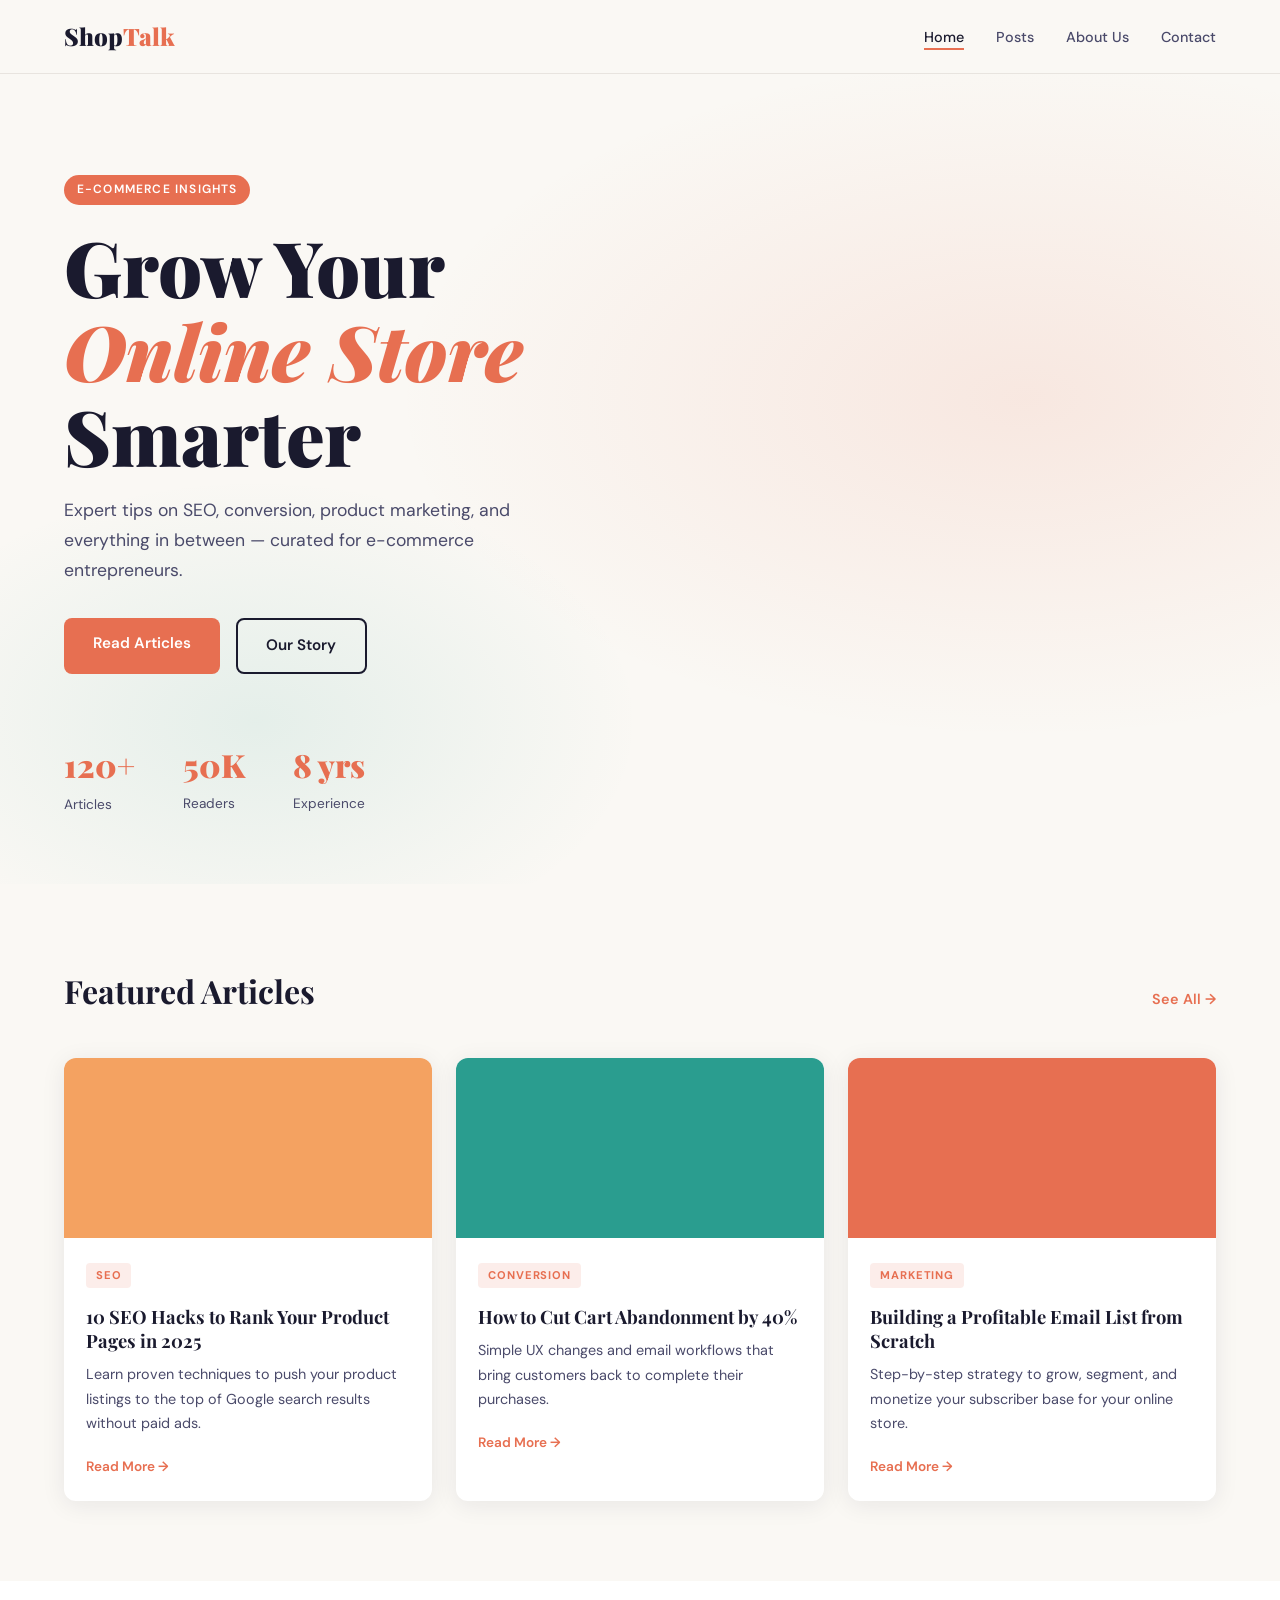
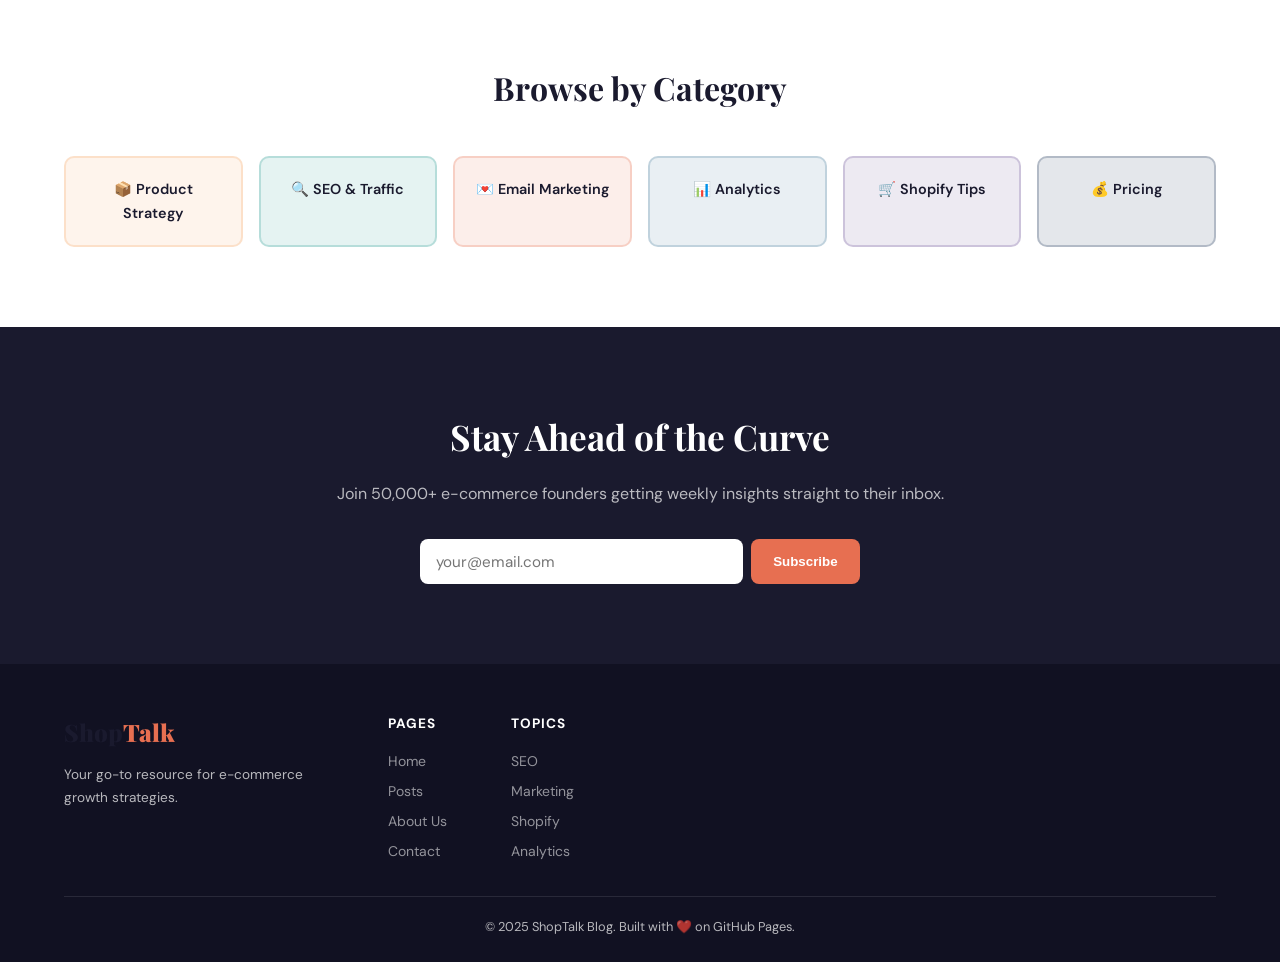
<file: index.html>
<!DOCTYPE html>
<html lang="en">
<head>
  <meta charset="UTF-8" />
  <meta name="viewport" content="width=device-width, initial-scale=1.0"/>
  <title>ShopTalk — E-Commerce Blog</title>
  <link rel="stylesheet" href="style.css"/>
  <link href="https://fonts.googleapis.com/css2?family=Playfair+Display:wght@700;900&family=DM+Sans:wght@300;400;500&display=swap" rel="stylesheet"/>
</head>
<body>

  <!-- NAV -->
  <nav class="navbar">
    <a href="index.html" class="logo">Shop<span>Talk</span></a>
    <ul class="nav-links">
      <li><a href="index.html" class="active">Home</a></li>
      <li><a href="posts.html">Posts</a></li>
      <li><a href="about.html">About Us</a></li>
      <li><a href="contact.html">Contact</a></li>
    </ul>
    <button class="hamburger" onclick="toggleMenu()">&#9776;</button>
  </nav>

  <!-- MOBILE MENU -->
  <div class="mobile-menu" id="mobileMenu">
    <a href="index.html">Home</a>
    <a href="posts.html">Posts</a>
    <a href="about.html">About Us</a>
    <a href="contact.html">Contact</a>
  </div>

  <!-- HERO -->
  <section class="hero">
    <div class="hero-bg"></div>
    <div class="hero-content">
      <span class="hero-tag">E-Commerce Insights</span>
      <h1>Grow Your<br/><em>Online Store</em><br/>Smarter</h1>
      <p>Expert tips on SEO, conversion, product marketing, and everything in between — curated for e-commerce entrepreneurs.</p>
      <div class="hero-btns">
        <a href="posts.html" class="btn-primary">Read Articles</a>
        <a href="about.html" class="btn-outline">Our Story</a>
      </div>
    </div>
    <div class="hero-stats">
      <div class="stat"><span>120+</span><p>Articles</p></div>
      <div class="stat"><span>50K</span><p>Readers</p></div>
      <div class="stat"><span>8 yrs</span><p>Experience</p></div>
    </div>
  </section>

  <!-- FEATURED POSTS -->
  <section class="section">
    <div class="section-header">
      <h2>Featured Articles</h2>
      <a href="posts.html" class="see-all">See All →</a>
    </div>
    <div class="cards-grid">
      <article class="card featured-card">
        <div class="card-img" style="background:#f4a261"></div>
        <div class="card-body">
          <span class="tag">SEO</span>
          <h3>10 SEO Hacks to Rank Your Product Pages in 2025</h3>
          <p>Learn proven techniques to push your product listings to the top of Google search results without paid ads.</p>
          <a href="posts.html" class="read-more">Read More →</a>
        </div>
      </article>
      <article class="card">
        <div class="card-img" style="background:#2a9d8f"></div>
        <div class="card-body">
          <span class="tag">Conversion</span>
          <h3>How to Cut Cart Abandonment by 40%</h3>
          <p>Simple UX changes and email workflows that bring customers back to complete their purchases.</p>
          <a href="posts.html" class="read-more">Read More →</a>
        </div>
      </article>
      <article class="card">
        <div class="card-img" style="background:#e76f51"></div>
        <div class="card-body">
          <span class="tag">Marketing</span>
          <h3>Building a Profitable Email List from Scratch</h3>
          <p>Step-by-step strategy to grow, segment, and monetize your subscriber base for your online store.</p>
          <a href="posts.html" class="read-more">Read More →</a>
        </div>
      </article>
    </div>
  </section>

  <!-- CATEGORIES -->
  <section class="section categories-section">
    <h2 class="center-title">Browse by Category</h2>
    <div class="categories-grid">
      <a href="posts.html" class="category-card" style="--c:#f4a261">📦 Product Strategy</a>
      <a href="posts.html" class="category-card" style="--c:#2a9d8f">🔍 SEO & Traffic</a>
      <a href="posts.html" class="category-card" style="--c:#e76f51">💌 Email Marketing</a>
      <a href="posts.html" class="category-card" style="--c:#457b9d">📊 Analytics</a>
      <a href="posts.html" class="category-card" style="--c:#6a4c93">🛒 Shopify Tips</a>
      <a href="posts.html" class="category-card" style="--c:#1d3557">💰 Pricing</a>
    </div>
  </section>

  <!-- NEWSLETTER -->
  <section class="newsletter">
    <h2>Stay Ahead of the Curve</h2>
    <p>Join 50,000+ e-commerce founders getting weekly insights straight to their inbox.</p>
    <div class="newsletter-form">
      <input type="email" placeholder="your@email.com" />
      <button>Subscribe</button>
    </div>
  </section>

  <!-- FOOTER -->
  <footer class="footer">
    <div class="footer-inner">
      <div class="footer-brand">
        <a href="index.html" class="logo">Shop<span>Talk</span></a>
        <p>Your go-to resource for e-commerce growth strategies.</p>
      </div>
      <div class="footer-links">
        <h4>Pages</h4>
        <a href="index.html">Home</a>
        <a href="posts.html">Posts</a>
        <a href="about.html">About Us</a>
        <a href="contact.html">Contact</a>
      </div>
      <div class="footer-links">
        <h4>Topics</h4>
        <a href="posts.html">SEO</a>
        <a href="posts.html">Marketing</a>
        <a href="posts.html">Shopify</a>
        <a href="posts.html">Analytics</a>
      </div>
    </div>
    <p class="copyright">© 2025 ShopTalk Blog. Built with ❤️ on GitHub Pages.</p>
  </footer>

  <script src="script.js"></script>
</body>
</html>
</file>
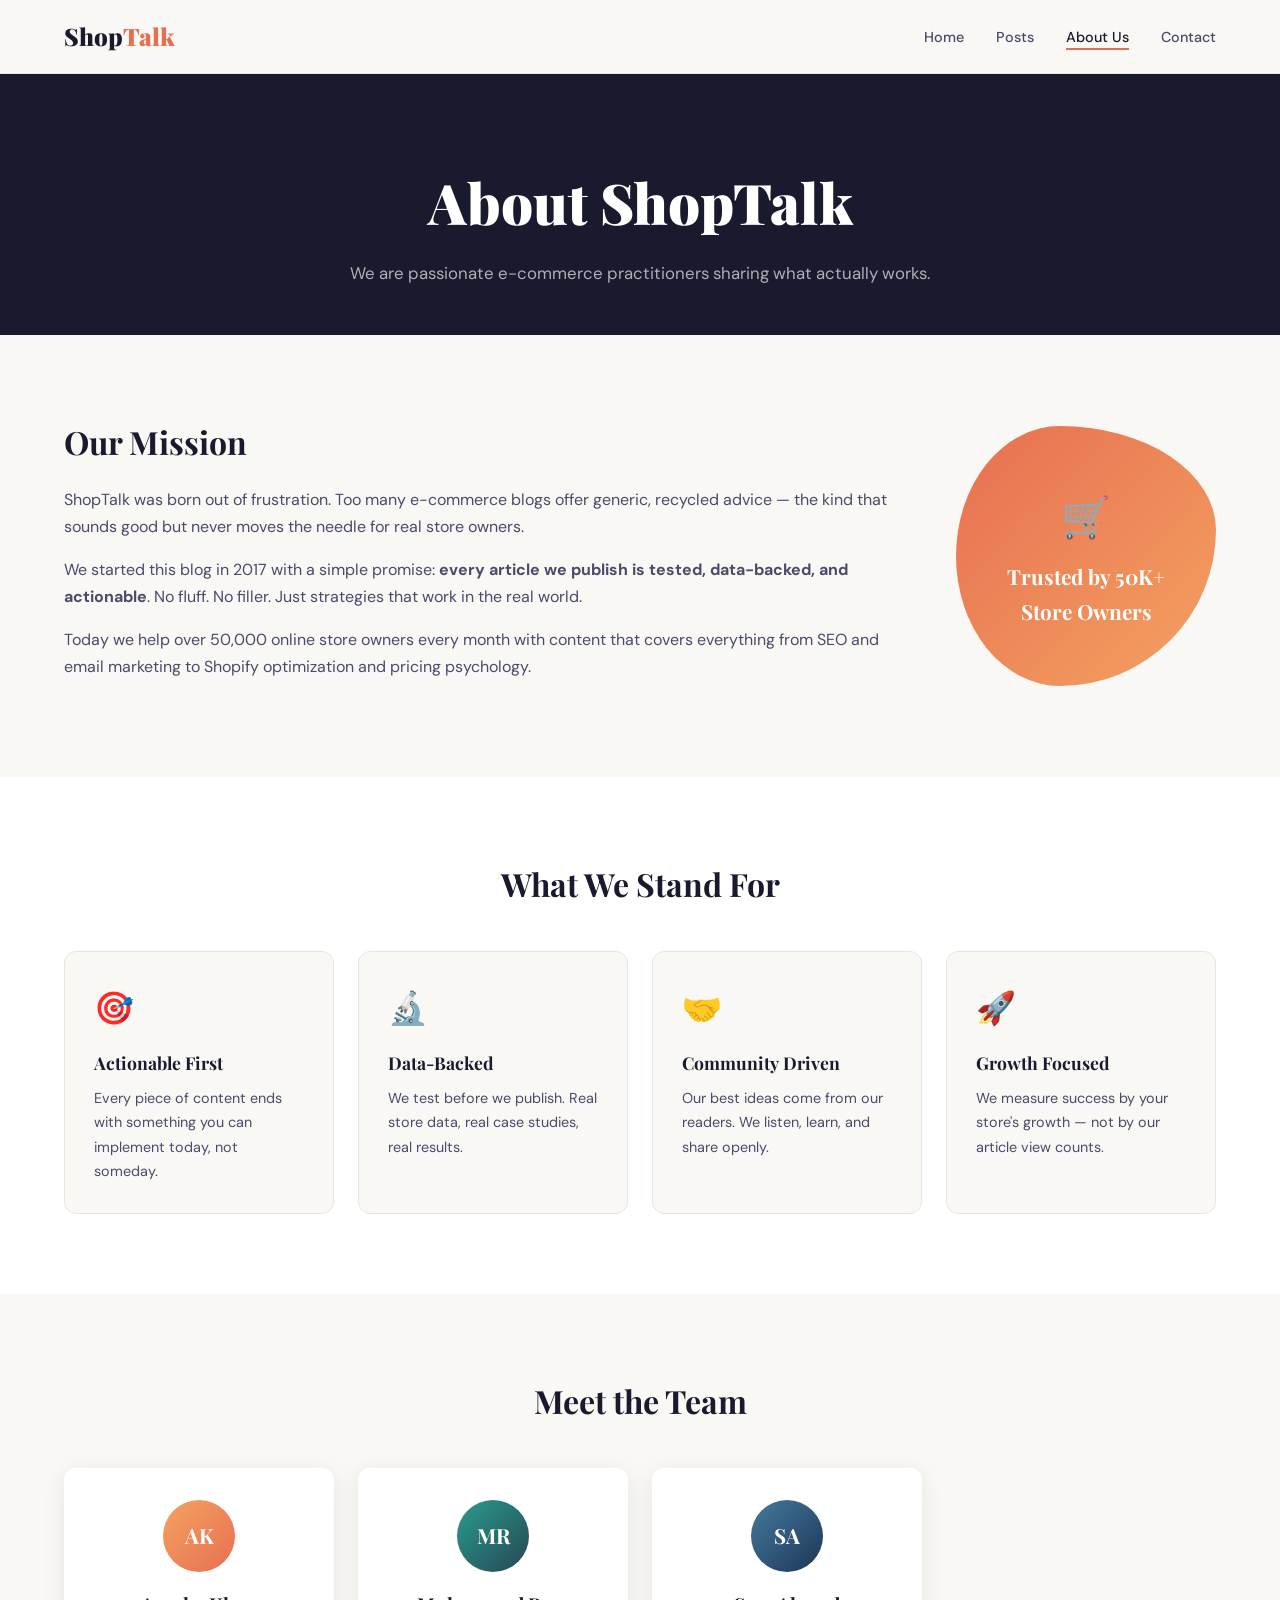
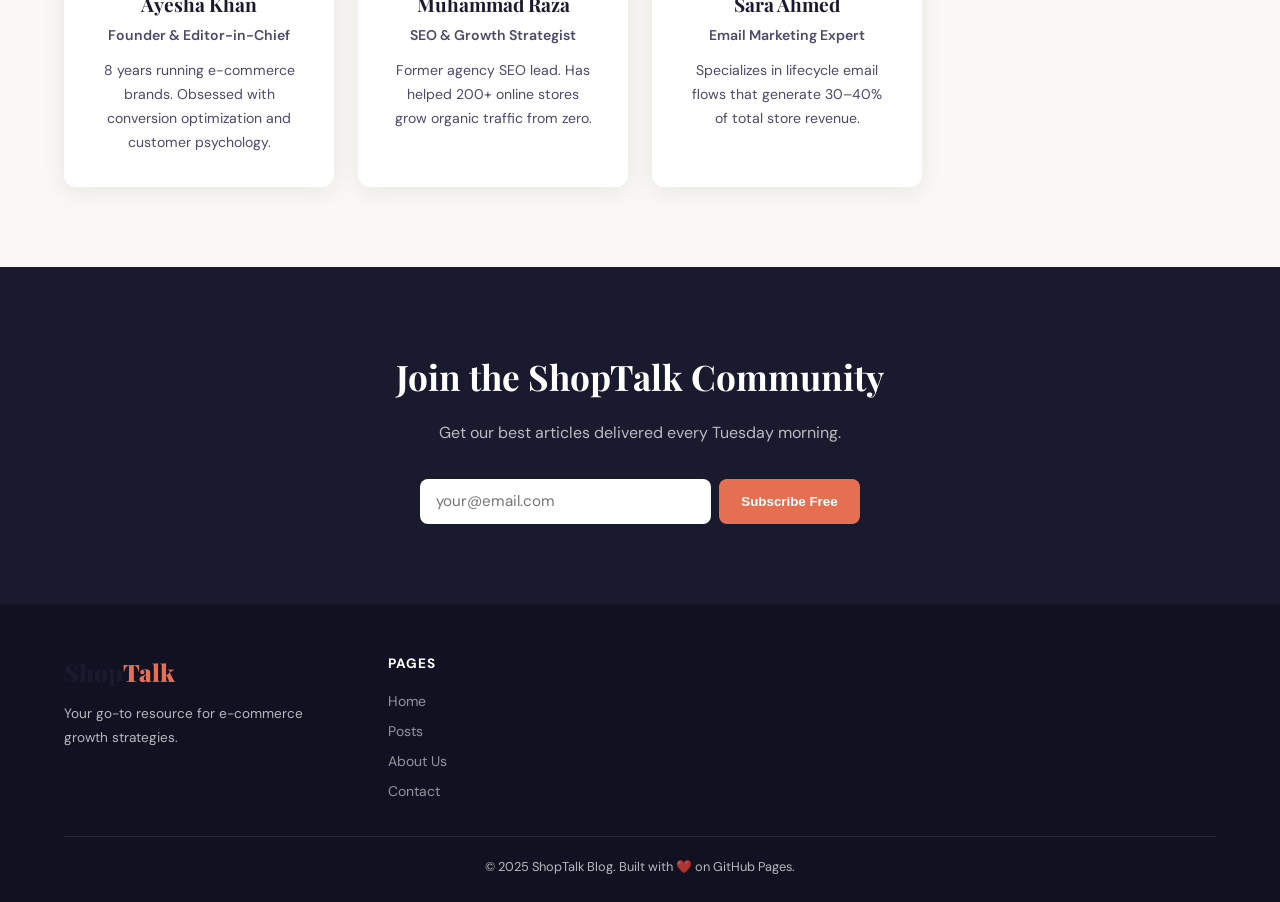
<file: about.html>
<!DOCTYPE html>
<html lang="en">
<head>
  <meta charset="UTF-8" />
  <meta name="viewport" content="width=device-width, initial-scale=1.0"/>
  <title>About Us — ShopTalk Blog</title>
  <link rel="stylesheet" href="style.css"/>
  <link href="https://fonts.googleapis.com/css2?family=Playfair+Display:wght@700;900&family=DM+Sans:wght@300;400;500&display=swap" rel="stylesheet"/>
</head>
<body>

  <nav class="navbar">
    <a href="index.html" class="logo">Shop<span>Talk</span></a>
    <ul class="nav-links">
      <li><a href="index.html">Home</a></li>
      <li><a href="posts.html">Posts</a></li>
      <li><a href="about.html" class="active">About Us</a></li>
      <li><a href="contact.html">Contact</a></li>
    </ul>
    <button class="hamburger" onclick="toggleMenu()">&#9776;</button>
  </nav>
  <div class="mobile-menu" id="mobileMenu">
    <a href="index.html">Home</a>
    <a href="posts.html">Posts</a>
    <a href="about.html">About Us</a>
    <a href="contact.html">Contact</a>
  </div>

  <!-- PAGE HEADER -->
  <div class="page-header">
    <h1>About ShopTalk</h1>
    <p>We are passionate e-commerce practitioners sharing what actually works.</p>
  </div>

  <!-- MISSION -->
  <section class="section about-mission">
    <div class="about-text">
      <h2>Our Mission</h2>
      <p>ShopTalk was born out of frustration. Too many e-commerce blogs offer generic, recycled advice — the kind that sounds good but never moves the needle for real store owners.</p>
      <p>We started this blog in 2017 with a simple promise: <strong>every article we publish is tested, data-backed, and actionable</strong>. No fluff. No filler. Just strategies that work in the real world.</p>
      <p>Today we help over 50,000 online store owners every month with content that covers everything from SEO and email marketing to Shopify optimization and pricing psychology.</p>
    </div>
    <div class="about-visual">
      <div class="about-blob">
        <span>🛒</span>
        <h3>Trusted by 50K+<br/>Store Owners</h3>
      </div>
    </div>
  </section>

  <!-- VALUES -->
  <section class="section values-section">
    <h2 class="center-title">What We Stand For</h2>
    <div class="values-grid">
      <div class="value-card">
        <span class="value-icon">🎯</span>
        <h3>Actionable First</h3>
        <p>Every piece of content ends with something you can implement today, not someday.</p>
      </div>
      <div class="value-card">
        <span class="value-icon">🔬</span>
        <h3>Data-Backed</h3>
        <p>We test before we publish. Real store data, real case studies, real results.</p>
      </div>
      <div class="value-card">
        <span class="value-icon">🤝</span>
        <h3>Community Driven</h3>
        <p>Our best ideas come from our readers. We listen, learn, and share openly.</p>
      </div>
      <div class="value-card">
        <span class="value-icon">🚀</span>
        <h3>Growth Focused</h3>
        <p>We measure success by your store's growth — not by our article view counts.</p>
      </div>
    </div>
  </section>

  <!-- TEAM -->
  <section class="section team-section">
    <h2 class="center-title">Meet the Team</h2>
    <div class="team-grid">
      <div class="team-card">
        <div class="avatar" style="background: linear-gradient(135deg,#f4a261,#e76f51)">AK</div>
        <h3>Ayesha Khan</h3>
        <p class="role">Founder & Editor-in-Chief</p>
        <p>8 years running e-commerce brands. Obsessed with conversion optimization and customer psychology.</p>
      </div>
      <div class="team-card">
        <div class="avatar" style="background: linear-gradient(135deg,#2a9d8f,#264653)">MR</div>
        <h3>Muhammad Raza</h3>
        <p class="role">SEO & Growth Strategist</p>
        <p>Former agency SEO lead. Has helped 200+ online stores grow organic traffic from zero.</p>
      </div>
      <div class="team-card">
        <div class="avatar" style="background: linear-gradient(135deg,#457b9d,#1d3557)">SA</div>
        <h3>Sara Ahmed</h3>
        <p class="role">Email Marketing Expert</p>
        <p>Specializes in lifecycle email flows that generate 30–40% of total store revenue.</p>
      </div>
    </div>
  </section>

  <!-- CTA -->
  <section class="newsletter">
    <h2>Join the ShopTalk Community</h2>
    <p>Get our best articles delivered every Tuesday morning.</p>
    <div class="newsletter-form">
      <input type="email" placeholder="your@email.com" />
      <button>Subscribe Free</button>
    </div>
  </section>

  <footer class="footer">
    <div class="footer-inner">
      <div class="footer-brand">
        <a href="index.html" class="logo">Shop<span>Talk</span></a>
        <p>Your go-to resource for e-commerce growth strategies.</p>
      </div>
      <div class="footer-links">
        <h4>Pages</h4>
        <a href="index.html">Home</a>
        <a href="posts.html">Posts</a>
        <a href="about.html">About Us</a>
        <a href="contact.html">Contact</a>
      </div>
    </div>
    <p class="copyright">© 2025 ShopTalk Blog. Built with ❤️ on GitHub Pages.</p>
  </footer>

  <script src="script.js"></script>
</body>
</html>
</file>
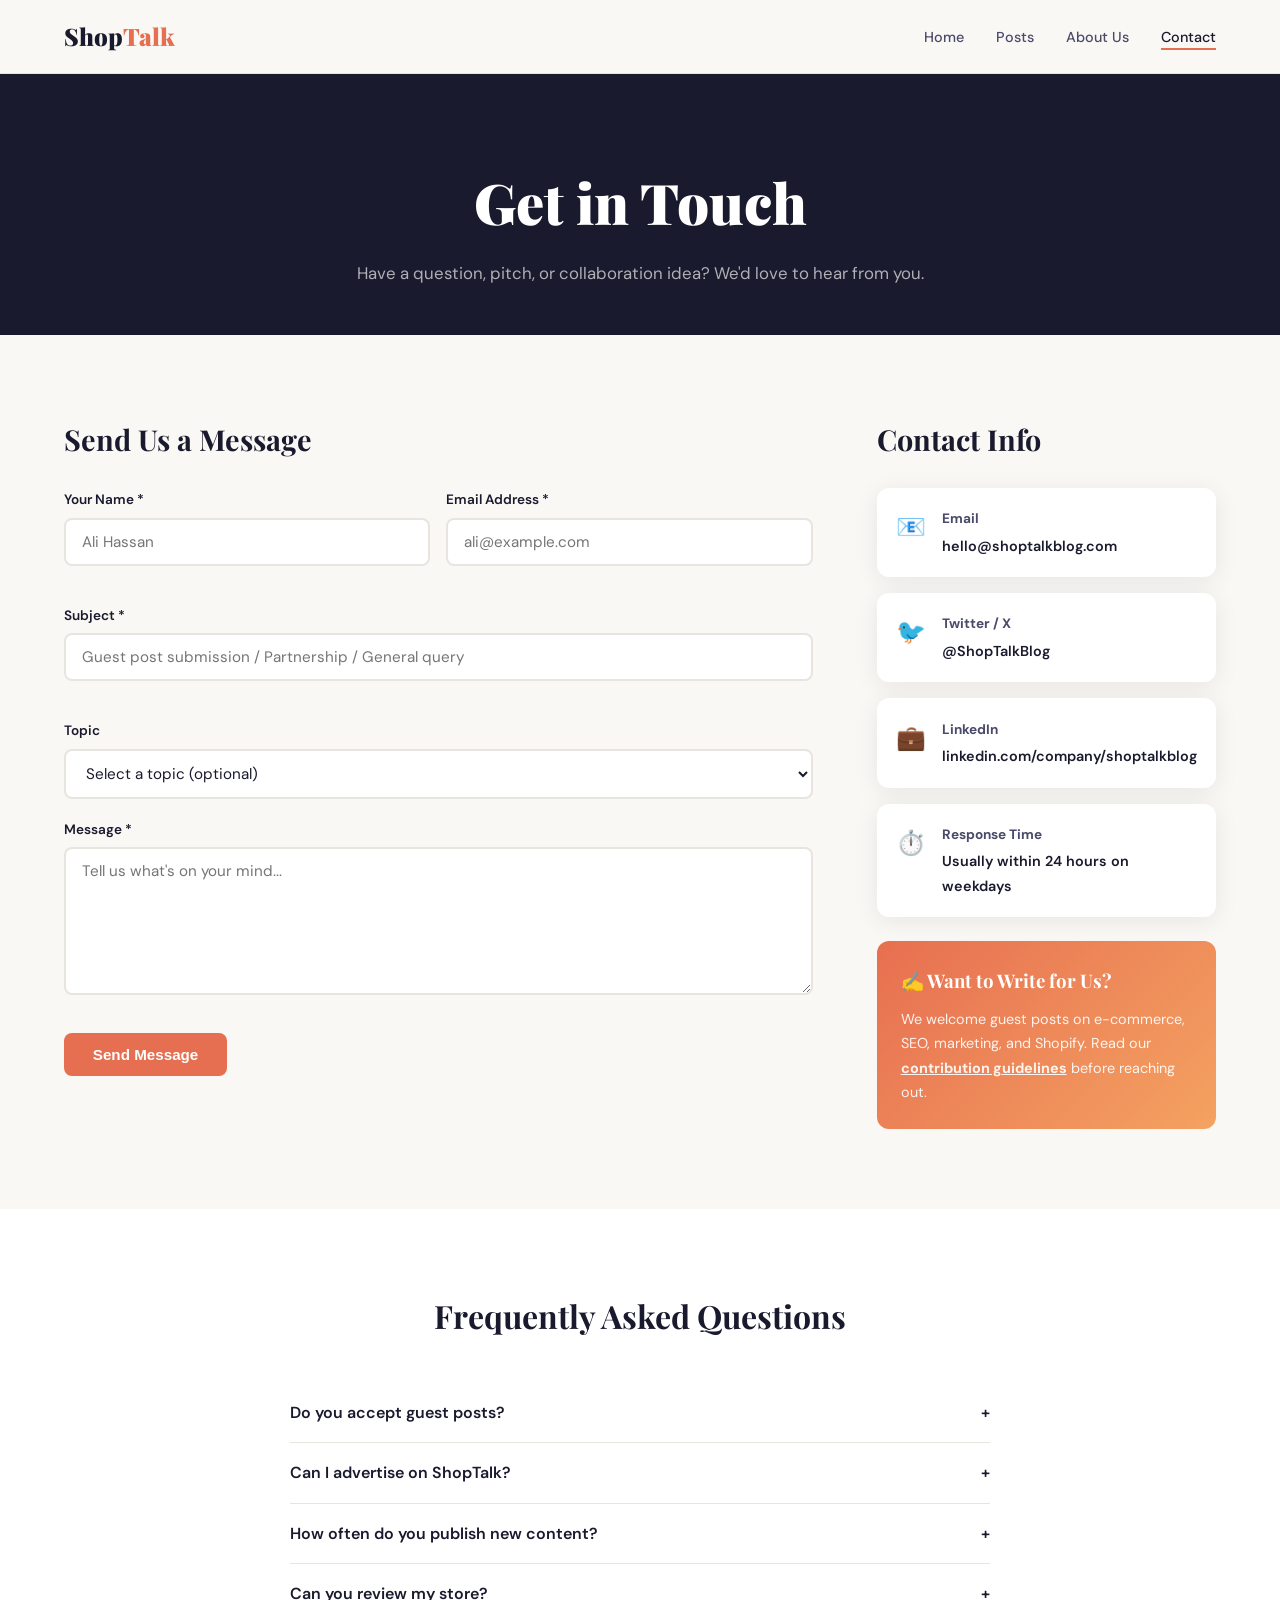
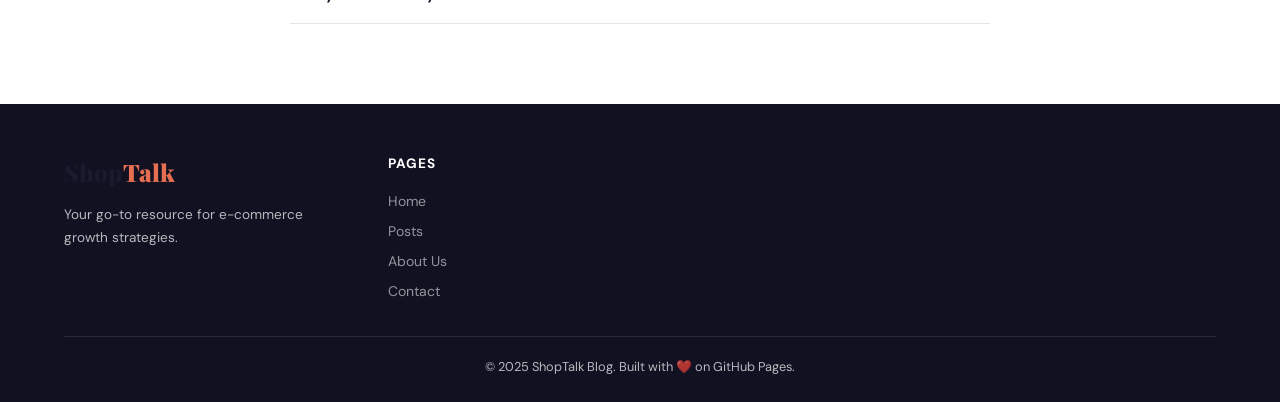
<file: contact.html>
<!DOCTYPE html>
<html lang="en">
<head>
  <meta charset="UTF-8" />
  <meta name="viewport" content="width=device-width, initial-scale=1.0"/>
  <title>Contact Us — ShopTalk Blog</title>
  <link rel="stylesheet" href="style.css"/>
  <link href="https://fonts.googleapis.com/css2?family=Playfair+Display:wght@700;900&family=DM+Sans:wght@300;400;500&display=swap" rel="stylesheet"/>
</head>
<body>

  <nav class="navbar">
    <a href="index.html" class="logo">Shop<span>Talk</span></a>
    <ul class="nav-links">
      <li><a href="index.html">Home</a></li>
      <li><a href="posts.html">Posts</a></li>
      <li><a href="about.html">About Us</a></li>
      <li><a href="contact.html" class="active">Contact</a></li>
    </ul>
    <button class="hamburger" onclick="toggleMenu()">&#9776;</button>
  </nav>
  <div class="mobile-menu" id="mobileMenu">
    <a href="index.html">Home</a>
    <a href="posts.html">Posts</a>
    <a href="about.html">About Us</a>
    <a href="contact.html">Contact</a>
  </div>

  <!-- PAGE HEADER -->
  <div class="page-header">
    <h1>Get in Touch</h1>
    <p>Have a question, pitch, or collaboration idea? We'd love to hear from you.</p>
  </div>

  <!-- CONTACT LAYOUT -->
  <section class="section contact-section">

    <!-- CONTACT FORM -->
    <div class="contact-form-wrap">
      <h2>Send Us a Message</h2>
      <div id="formSuccess" class="form-success" style="display:none">
        ✅ Message sent! We'll get back to you within 24 hours.
      </div>
      <div class="contact-form" id="contactForm">
        <div class="form-row">
          <div class="form-group">
            <label>Your Name *</label>
            <input type="text" id="name" placeholder="Ali Hassan" />
            <span class="err" id="nameErr"></span>
          </div>
          <div class="form-group">
            <label>Email Address *</label>
            <input type="email" id="email" placeholder="ali@example.com" />
            <span class="err" id="emailErr"></span>
          </div>
        </div>
        <div class="form-group">
          <label>Subject *</label>
          <input type="text" id="subject" placeholder="Guest post submission / Partnership / General query" />
          <span class="err" id="subjectErr"></span>
        </div>
        <div class="form-group">
          <label>Topic</label>
          <select id="topic">
            <option value="">Select a topic (optional)</option>
            <option>Guest Post Submission</option>
            <option>Advertising / Sponsorship</option>
            <option>Content Collaboration</option>
            <option>Article Correction</option>
            <option>General Question</option>
          </select>
        </div>
        <div class="form-group">
          <label>Message *</label>
          <textarea id="message" rows="6" placeholder="Tell us what's on your mind..."></textarea>
          <span class="err" id="messageErr"></span>
        </div>
        <button class="btn-primary" onclick="submitForm()">Send Message</button>
      </div>
    </div>

    <!-- CONTACT INFO -->
    <div class="contact-info">
      <h2>Contact Info</h2>
      <div class="info-card">
        <span class="info-icon">📧</span>
        <div>
          <h4>Email</h4>
          <p>hello@shoptalkblog.com</p>
        </div>
      </div>
      <div class="info-card">
        <span class="info-icon">🐦</span>
        <div>
          <h4>Twitter / X</h4>
          <p>@ShopTalkBlog</p>
        </div>
      </div>
      <div class="info-card">
        <span class="info-icon">💼</span>
        <div>
          <h4>LinkedIn</h4>
          <p>linkedin.com/company/shoptalkblog</p>
        </div>
      </div>
      <div class="info-card">
        <span class="info-icon">⏱️</span>
        <div>
          <h4>Response Time</h4>
          <p>Usually within 24 hours on weekdays</p>
        </div>
      </div>

      <div class="guest-post-box">
        <h3>✍️ Want to Write for Us?</h3>
        <p>We welcome guest posts on e-commerce, SEO, marketing, and Shopify. Read our <a href="#">contribution guidelines</a> before reaching out.</p>
      </div>
    </div>

  </section>

  <!-- FAQ -->
  <section class="section faq-section">
    <h2 class="center-title">Frequently Asked Questions</h2>
    <div class="faq-list">
      <div class="faq-item">
        <button class="faq-q" onclick="toggleFaq(this)">Do you accept guest posts? <span>+</span></button>
        <div class="faq-a">Yes! We accept well-researched, original content on e-commerce topics. Please reach out via the contact form with your topic idea first.</div>
      </div>
      <div class="faq-item">
        <button class="faq-q" onclick="toggleFaq(this)">Can I advertise on ShopTalk? <span>+</span></button>
        <div class="faq-a">We offer sponsored content and newsletter ad placements. Email us for our media kit and current rates.</div>
      </div>
      <div class="faq-item">
        <button class="faq-q" onclick="toggleFaq(this)">How often do you publish new content? <span>+</span></button>
        <div class="faq-a">We publish 2–3 new articles every week, plus a curated newsletter every Tuesday morning.</div>
      </div>
      <div class="faq-item">
        <button class="faq-q" onclick="toggleFaq(this)">Can you review my store? <span>+</span></button>
        <div class="faq-a">We occasionally feature store teardowns in our articles. Submit your store via the contact form under "Content Collaboration".</div>
      </div>
    </div>
  </section>

  <footer class="footer">
    <div class="footer-inner">
      <div class="footer-brand">
        <a href="index.html" class="logo">Shop<span>Talk</span></a>
        <p>Your go-to resource for e-commerce growth strategies.</p>
      </div>
      <div class="footer-links">
        <h4>Pages</h4>
        <a href="index.html">Home</a>
        <a href="posts.html">Posts</a>
        <a href="about.html">About Us</a>
        <a href="contact.html">Contact</a>
      </div>
    </div>
    <p class="copyright">© 2025 ShopTalk Blog. Built with ❤️ on GitHub Pages.</p>
  </footer>

  <script src="script.js"></script>
</body>
</html>
</file>
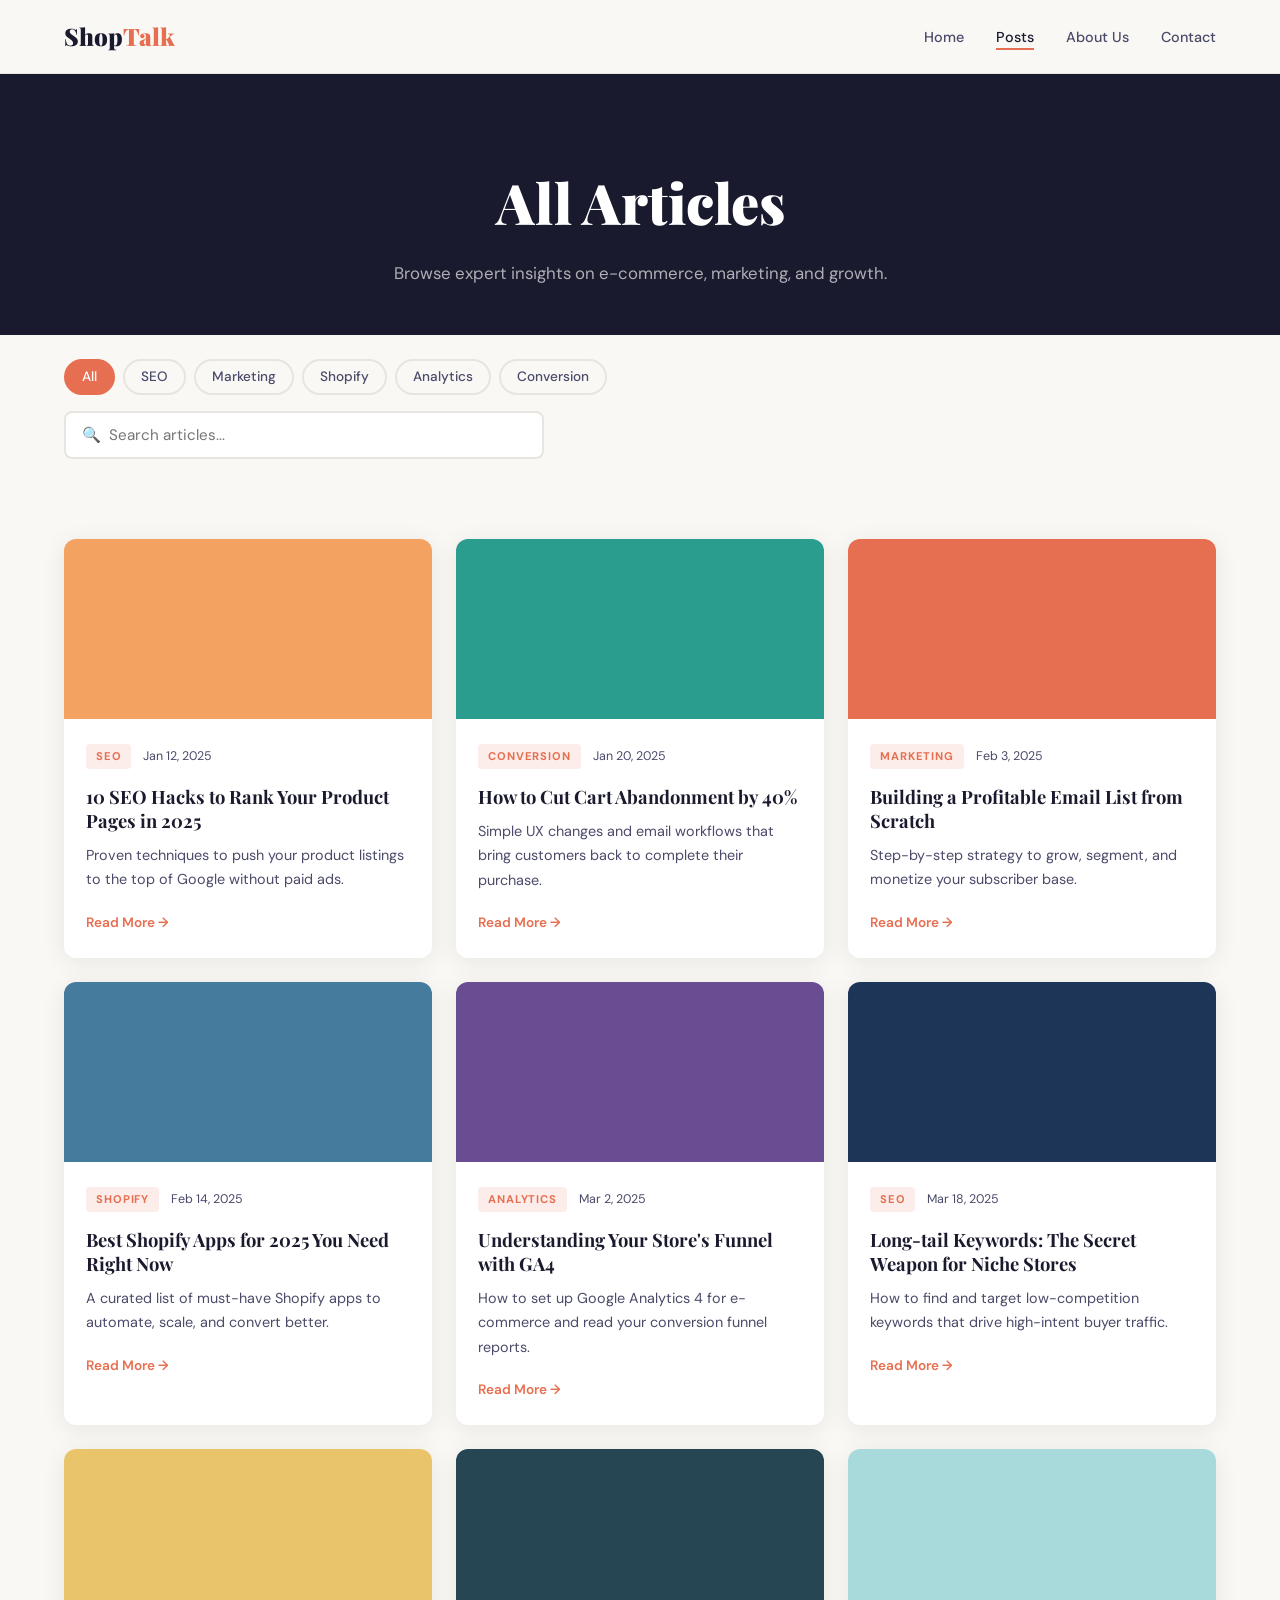
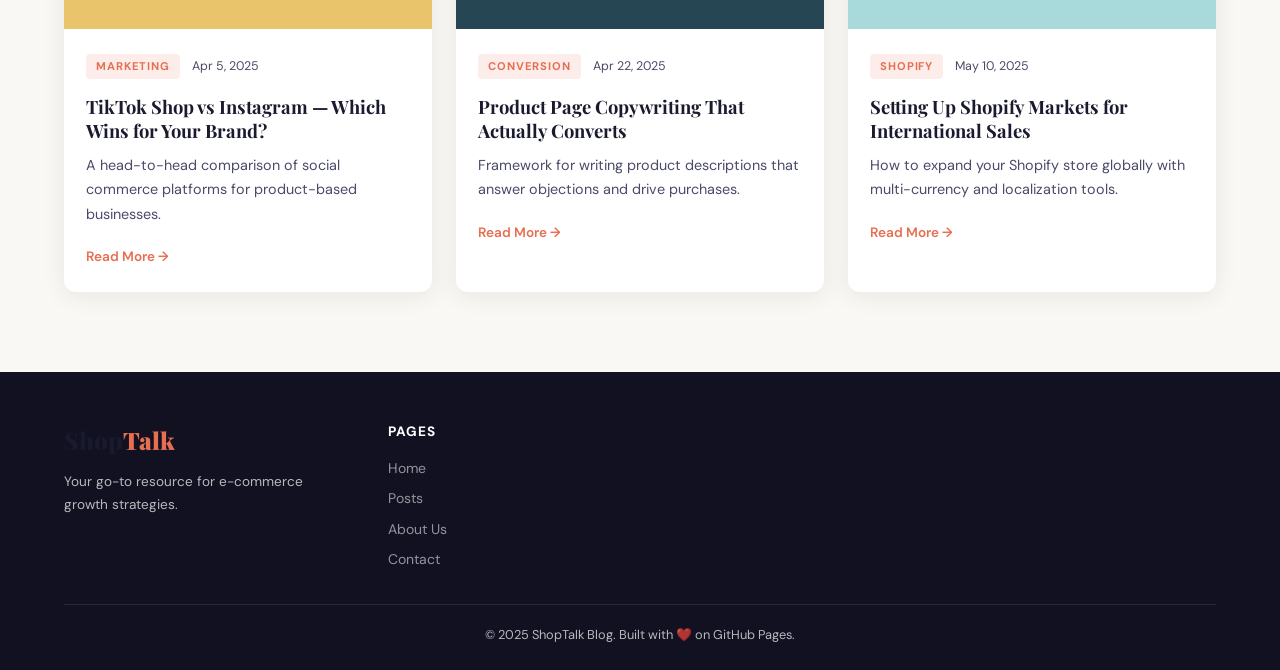
<file: post.html>
<!DOCTYPE html>
<html lang="en">
<head>
  <meta charset="UTF-8" />
  <meta name="viewport" content="width=device-width, initial-scale=1.0"/>
  <title>Posts — ShopTalk Blog</title>
  <link rel="stylesheet" href="style.css"/>
  <link href="https://fonts.googleapis.com/css2?family=Playfair+Display:wght@700;900&family=DM+Sans:wght@300;400;500&display=swap" rel="stylesheet"/>
</head>
<body>

  <nav class="navbar">
    <a href="index.html" class="logo">Shop<span>Talk</span></a>
    <ul class="nav-links">
      <li><a href="index.html">Home</a></li>
      <li><a href="posts.html" class="active">Posts</a></li>
      <li><a href="about.html">About Us</a></li>
      <li><a href="contact.html">Contact</a></li>
    </ul>
    <button class="hamburger" onclick="toggleMenu()">&#9776;</button>
  </nav>
  <div class="mobile-menu" id="mobileMenu">
    <a href="index.html">Home</a>
    <a href="posts.html">Posts</a>
    <a href="about.html">About Us</a>
    <a href="contact.html">Contact</a>
  </div>

  <!-- PAGE HEADER -->
  <div class="page-header">
    <h1>All Articles</h1>
    <p>Browse expert insights on e-commerce, marketing, and growth.</p>
  </div>

  <!-- FILTER BAR -->
  <div class="filter-bar">
    <button class="filter-btn active" onclick="filterPosts('all', this)">All</button>
    <button class="filter-btn" onclick="filterPosts('seo', this)">SEO</button>
    <button class="filter-btn" onclick="filterPosts('marketing', this)">Marketing</button>
    <button class="filter-btn" onclick="filterPosts('shopify', this)">Shopify</button>
    <button class="filter-btn" onclick="filterPosts('analytics', this)">Analytics</button>
    <button class="filter-btn" onclick="filterPosts('conversion', this)">Conversion</button>
  </div>

  <!-- SEARCH BAR -->
  <div class="search-wrap">
    <input type="text" id="searchInput" placeholder="🔍  Search articles..." oninput="searchPosts()"/>
  </div>

  <!-- POSTS GRID -->
  <section class="section posts-section">
    <div class="cards-grid" id="postsGrid">

      <article class="card" data-cat="seo">
        <div class="card-img" style="background:#f4a261"></div>
        <div class="card-body">
          <span class="tag">SEO</span>
          <span class="date">Jan 12, 2025</span>
          <h3>10 SEO Hacks to Rank Your Product Pages in 2025</h3>
          <p>Proven techniques to push your product listings to the top of Google without paid ads.</p>
          <a href="#" class="read-more">Read More →</a>
        </div>
      </article>

      <article class="card" data-cat="conversion">
        <div class="card-img" style="background:#2a9d8f"></div>
        <div class="card-body">
          <span class="tag">Conversion</span>
          <span class="date">Jan 20, 2025</span>
          <h3>How to Cut Cart Abandonment by 40%</h3>
          <p>Simple UX changes and email workflows that bring customers back to complete their purchase.</p>
          <a href="#" class="read-more">Read More →</a>
        </div>
      </article>

      <article class="card" data-cat="marketing">
        <div class="card-img" style="background:#e76f51"></div>
        <div class="card-body">
          <span class="tag">Marketing</span>
          <span class="date">Feb 3, 2025</span>
          <h3>Building a Profitable Email List from Scratch</h3>
          <p>Step-by-step strategy to grow, segment, and monetize your subscriber base.</p>
          <a href="#" class="read-more">Read More →</a>
        </div>
      </article>

      <article class="card" data-cat="shopify">
        <div class="card-img" style="background:#457b9d"></div>
        <div class="card-body">
          <span class="tag">Shopify</span>
          <span class="date">Feb 14, 2025</span>
          <h3>Best Shopify Apps for 2025 You Need Right Now</h3>
          <p>A curated list of must-have Shopify apps to automate, scale, and convert better.</p>
          <a href="#" class="read-more">Read More →</a>
        </div>
      </article>

      <article class="card" data-cat="analytics">
        <div class="card-img" style="background:#6a4c93"></div>
        <div class="card-body">
          <span class="tag">Analytics</span>
          <span class="date">Mar 2, 2025</span>
          <h3>Understanding Your Store's Funnel with GA4</h3>
          <p>How to set up Google Analytics 4 for e-commerce and read your conversion funnel reports.</p>
          <a href="#" class="read-more">Read More →</a>
        </div>
      </article>

      <article class="card" data-cat="seo">
        <div class="card-img" style="background:#1d3557"></div>
        <div class="card-body">
          <span class="tag">SEO</span>
          <span class="date">Mar 18, 2025</span>
          <h3>Long-tail Keywords: The Secret Weapon for Niche Stores</h3>
          <p>How to find and target low-competition keywords that drive high-intent buyer traffic.</p>
          <a href="#" class="read-more">Read More →</a>
        </div>
      </article>

      <article class="card" data-cat="marketing">
        <div class="card-img" style="background:#e9c46a"></div>
        <div class="card-body">
          <span class="tag">Marketing</span>
          <span class="date">Apr 5, 2025</span>
          <h3>TikTok Shop vs Instagram — Which Wins for Your Brand?</h3>
          <p>A head-to-head comparison of social commerce platforms for product-based businesses.</p>
          <a href="#" class="read-more">Read More →</a>
        </div>
      </article>

      <article class="card" data-cat="conversion">
        <div class="card-img" style="background:#264653"></div>
        <div class="card-body">
          <span class="tag">Conversion</span>
          <span class="date">Apr 22, 2025</span>
          <h3>Product Page Copywriting That Actually Converts</h3>
          <p>Framework for writing product descriptions that answer objections and drive purchases.</p>
          <a href="#" class="read-more">Read More →</a>
        </div>
      </article>

      <article class="card" data-cat="shopify">
        <div class="card-img" style="background:#a8dadc"></div>
        <div class="card-body">
          <span class="tag">Shopify</span>
          <span class="date">May 10, 2025</span>
          <h3>Setting Up Shopify Markets for International Sales</h3>
          <p>How to expand your Shopify store globally with multi-currency and localization tools.</p>
          <a href="#" class="read-more">Read More →</a>
        </div>
      </article>

    </div>
    <p id="noResults" style="display:none; text-align:center; color:#888; padding:2rem;">No articles found. Try a different search.</p>
  </section>

  <footer class="footer">
    <div class="footer-inner">
      <div class="footer-brand">
        <a href="index.html" class="logo">Shop<span>Talk</span></a>
        <p>Your go-to resource for e-commerce growth strategies.</p>
      </div>
      <div class="footer-links">
        <h4>Pages</h4>
        <a href="index.html">Home</a>
        <a href="posts.html">Posts</a>
        <a href="about.html">About Us</a>
        <a href="contact.html">Contact</a>
      </div>
    </div>
    <p class="copyright">© 2025 ShopTalk Blog. Built with ❤️ on GitHub Pages.</p>
  </footer>

  <script src="script.js"></script>
</body>
</html>
</file>
<file: style.css>
/* ===========================
   SHOPTALK BLOG — STYLESHEET
   =========================== */

:root {
  --ink: #1a1a2e;
  --ink-light: #4a4a6a;
  --cream: #faf8f4;
  --white: #ffffff;
  --accent: #e76f51;
  --accent2: #2a9d8f;
  --border: #e8e4df;
  --card-shadow: 0 4px 24px rgba(26,26,46,0.08);
  --radius: 12px;
  --font-display: 'Playfair Display', Georgia, serif;
  --font-body: 'DM Sans', sans-serif;
}

* { margin: 0; padding: 0; box-sizing: border-box; }

html { scroll-behavior: smooth; }

body {
  font-family: var(--font-body);
  background: var(--cream);
  color: var(--ink);
  line-height: 1.7;
}

/* ======= NAVBAR ======= */
.navbar {
  position: sticky; top: 0; z-index: 100;
  background: rgba(250,248,244,0.95);
  backdrop-filter: blur(10px);
  border-bottom: 1px solid var(--border);
  display: flex; align-items: center; justify-content: space-between;
  padding: 1rem 5%;
}

.logo {
  font-family: var(--font-display);
  font-size: 1.5rem; font-weight: 900;
  color: var(--ink); text-decoration: none;
}
.logo span { color: var(--accent); }

.nav-links {
  display: flex; gap: 2rem; list-style: none;
}
.nav-links a {
  text-decoration: none; color: var(--ink-light);
  font-size: 0.9rem; font-weight: 500;
  transition: color 0.2s;
  position: relative;
}
.nav-links a::after {
  content: ''; position: absolute;
  bottom: -4px; left: 0; width: 0; height: 2px;
  background: var(--accent); transition: width 0.25s;
}
.nav-links a:hover::after,
.nav-links a.active::after { width: 100%; }
.nav-links a.active, .nav-links a:hover { color: var(--ink); }

.hamburger {
  display: none; background: none; border: none;
  font-size: 1.4rem; cursor: pointer; color: var(--ink);
}

.mobile-menu {
  display: none; flex-direction: column;
  background: var(--white); border-bottom: 1px solid var(--border);
  padding: 1rem 5%;
}
.mobile-menu a {
  padding: 0.6rem 0; text-decoration: none;
  color: var(--ink); font-weight: 500;
  border-bottom: 1px solid var(--border);
}
.mobile-menu.open { display: flex; }

/* ======= HERO ======= */
.hero {
  min-height: 90vh;
  display: flex; flex-direction: column;
  justify-content: center;
  padding: 6rem 5% 4rem;
  position: relative; overflow: hidden;
}

.hero-bg {
  position: absolute; inset: 0; z-index: 0;
  background: radial-gradient(ellipse 70% 60% at 80% 40%, rgba(231,111,81,0.12) 0%, transparent 70%),
              radial-gradient(ellipse 50% 50% at 20% 80%, rgba(42,157,143,0.10) 0%, transparent 60%);
}

.hero-content {
  position: relative; z-index: 1;
  max-width: 700px;
  animation: fadeUp 0.8s ease both;
}

.hero-tag {
  display: inline-block;
  background: var(--accent);
  color: white; font-size: 0.75rem;
  font-weight: 600; letter-spacing: 0.1em;
  text-transform: uppercase;
  padding: 0.3rem 0.8rem;
  border-radius: 20px;
  margin-bottom: 1.2rem;
}

.hero-content h1 {
  font-family: var(--font-display);
  font-size: clamp(2.8rem, 6vw, 5rem);
  line-height: 1.1; font-weight: 900;
  color: var(--ink);
  margin-bottom: 1.2rem;
}
.hero-content h1 em {
  font-style: italic; color: var(--accent);
}

.hero-content p {
  font-size: 1.1rem; color: var(--ink-light);
  max-width: 500px; margin-bottom: 2rem;
}

.hero-btns { display: flex; gap: 1rem; flex-wrap: wrap; }

.btn-primary {
  background: var(--accent); color: white;
  padding: 0.8rem 1.8rem;
  border-radius: 8px; text-decoration: none;
  font-weight: 600; font-size: 0.95rem;
  transition: transform 0.2s, box-shadow 0.2s;
  border: none; cursor: pointer;
  display: inline-block;
}
.btn-primary:hover {
  transform: translateY(-2px);
  box-shadow: 0 8px 24px rgba(231,111,81,0.35);
}

.btn-outline {
  border: 2px solid var(--ink);
  color: var(--ink); padding: 0.8rem 1.8rem;
  border-radius: 8px; text-decoration: none;
  font-weight: 600; font-size: 0.95rem;
  transition: all 0.2s;
  display: inline-block;
}
.btn-outline:hover { background: var(--ink); color: white; }

.hero-stats {
  position: relative; z-index: 1;
  display: flex; gap: 3rem; margin-top: 4rem;
  animation: fadeUp 0.8s 0.3s ease both;
}
.stat span {
  display: block;
  font-family: var(--font-display);
  font-size: 2rem; font-weight: 900; color: var(--accent);
}
.stat p { font-size: 0.85rem; color: var(--ink-light); }

/* ======= SECTIONS ======= */
.section {
  padding: 5rem 5%;
}

.section-header {
  display: flex; justify-content: space-between;
  align-items: baseline; margin-bottom: 2.5rem;
}
.section-header h2 {
  font-family: var(--font-display);
  font-size: 2rem; font-weight: 700;
}
.see-all {
  color: var(--accent); text-decoration: none;
  font-weight: 600; font-size: 0.9rem;
}

.center-title {
  font-family: var(--font-display);
  font-size: 2rem; font-weight: 700;
  text-align: center; margin-bottom: 2.5rem;
}

/* ======= CARDS ======= */
.cards-grid {
  display: grid;
  grid-template-columns: repeat(auto-fill, minmax(300px, 1fr));
  gap: 1.5rem;
}

.card {
  background: var(--white);
  border-radius: var(--radius);
  overflow: hidden;
  box-shadow: var(--card-shadow);
  transition: transform 0.25s, box-shadow 0.25s;
}
.card:hover {
  transform: translateY(-6px);
  box-shadow: 0 12px 40px rgba(26,26,46,0.14);
}

.card-img {
  height: 180px;
  display: flex; align-items: center; justify-content: center;
}

.card-body { padding: 1.4rem; }

.tag {
  display: inline-block;
  font-size: 0.7rem; font-weight: 700;
  letter-spacing: 0.08em; text-transform: uppercase;
  background: rgba(231,111,81,0.12); color: var(--accent);
  padding: 0.2rem 0.6rem; border-radius: 4px;
  margin-bottom: 0.6rem;
}

.date {
  font-size: 0.78rem; color: var(--ink-light);
  margin-left: 0.5rem;
}

.card-body h3 {
  font-family: var(--font-display);
  font-size: 1.15rem; font-weight: 700;
  line-height: 1.3; margin: 0.4rem 0 0.6rem;
}

.card-body p {
  font-size: 0.9rem; color: var(--ink-light);
  margin-bottom: 1rem;
}

.read-more {
  font-size: 0.85rem; font-weight: 600;
  color: var(--accent); text-decoration: none;
}
.read-more:hover { text-decoration: underline; }

/* ======= CATEGORIES ======= */
.categories-section { background: var(--white); }
.categories-grid {
  display: grid;
  grid-template-columns: repeat(auto-fill, minmax(160px, 1fr));
  gap: 1rem;
}
.category-card {
  background: color-mix(in srgb, var(--c) 12%, white);
  border: 2px solid color-mix(in srgb, var(--c) 25%, transparent);
  color: var(--ink);
  border-radius: 10px; padding: 1.2rem;
  text-align: center; text-decoration: none;
  font-weight: 600; font-size: 0.9rem;
  transition: all 0.2s;
}
.category-card:hover {
  background: var(--c); color: white;
  transform: translateY(-3px);
}

/* ======= NEWSLETTER ======= */
.newsletter {
  background: var(--ink);
  color: white; text-align: center;
  padding: 5rem 5%;
}
.newsletter h2 {
  font-family: var(--font-display);
  font-size: 2.2rem; margin-bottom: 0.8rem;
}
.newsletter p { color: rgba(255,255,255,0.7); margin-bottom: 2rem; }
.newsletter-form {
  display: flex; gap: 0.5rem;
  max-width: 440px; margin: 0 auto;
}
.newsletter-form input {
  flex: 1; padding: 0.8rem 1rem;
  border-radius: 8px; border: none;
  font-family: var(--font-body); font-size: 0.95rem;
}
.newsletter-form button {
  background: var(--accent); color: white;
  padding: 0.8rem 1.4rem;
  border-radius: 8px; border: none;
  font-weight: 600; cursor: pointer;
  transition: opacity 0.2s;
}
.newsletter-form button:hover { opacity: 0.88; }

/* ======= FOOTER ======= */
.footer {
  background: #111122; color: rgba(255,255,255,0.7);
  padding: 3rem 5% 1.5rem;
}
.footer-inner {
  display: flex; gap: 4rem; flex-wrap: wrap;
  margin-bottom: 2rem;
}
.footer-brand { max-width: 260px; }
.footer-brand p { margin-top: 0.6rem; font-size: 0.85rem; }
.footer-links { display: flex; flex-direction: column; gap: 0.4rem; }
.footer-links h4 {
  color: white; font-size: 0.85rem;
  text-transform: uppercase; letter-spacing: 0.08em;
  margin-bottom: 0.5rem;
}
.footer-links a {
  color: rgba(255,255,255,0.55); text-decoration: none;
  font-size: 0.875rem; transition: color 0.2s;
}
.footer-links a:hover { color: white; }
.copyright {
  font-size: 0.8rem; text-align: center;
  border-top: 1px solid rgba(255,255,255,0.1);
  padding-top: 1.2rem;
}

/* ======= PAGE HEADER ======= */
.page-header {
  background: var(--ink); color: white;
  padding: 5rem 5% 3rem;
  text-align: center;
}
.page-header h1 {
  font-family: var(--font-display);
  font-size: clamp(2rem, 5vw, 3.5rem);
  font-weight: 900; margin-bottom: 0.6rem;
}
.page-header p { color: rgba(255,255,255,0.65); font-size: 1.05rem; }

/* ======= POSTS PAGE ======= */
.filter-bar {
  display: flex; flex-wrap: wrap; gap: 0.5rem;
  padding: 1.5rem 5% 0;
}
.filter-btn {
  background: none; border: 2px solid var(--border);
  color: var(--ink-light); padding: 0.45rem 1rem;
  border-radius: 20px; cursor: pointer;
  font-family: var(--font-body); font-weight: 500;
  font-size: 0.85rem; transition: all 0.2s;
}
.filter-btn:hover, .filter-btn.active {
  background: var(--accent); border-color: var(--accent); color: white;
}

.search-wrap {
  padding: 1rem 5% 0;
}
.search-wrap input {
  width: 100%; max-width: 480px;
  padding: 0.75rem 1rem;
  border: 2px solid var(--border); border-radius: 8px;
  font-family: var(--font-body); font-size: 0.95rem;
  background: var(--white);
  transition: border-color 0.2s;
}
.search-wrap input:focus {
  outline: none; border-color: var(--accent);
}

.card.hidden { display: none; }

/* ======= ABOUT PAGE ======= */
.about-mission {
  display: flex; gap: 4rem; align-items: center;
  flex-wrap: wrap;
}
.about-text { flex: 1; min-width: 280px; }
.about-text h2 {
  font-family: var(--font-display);
  font-size: 2rem; margin-bottom: 1rem;
}
.about-text p { color: var(--ink-light); margin-bottom: 1rem; }

.about-visual { flex: 0 0 auto; }
.about-blob {
  width: 260px; height: 260px;
  background: linear-gradient(135deg, var(--accent) 0%, #f4a261 100%);
  border-radius: 40% 60% 60% 40% / 50% 40% 60% 50%;
  display: flex; flex-direction: column;
  align-items: center; justify-content: center;
  color: white; text-align: center;
  padding: 1.5rem;
  animation: blobPulse 6s ease-in-out infinite;
}
.about-blob span { font-size: 2.5rem; margin-bottom: 0.5rem; }
.about-blob h3 { font-family: var(--font-display); font-size: 1.3rem; font-weight: 700; }

@keyframes blobPulse {
  0%, 100% { border-radius: 40% 60% 60% 40% / 50% 40% 60% 50%; }
  50% { border-radius: 60% 40% 40% 60% / 40% 60% 40% 60%; }
}

.values-section { background: var(--white); }
.values-grid {
  display: grid;
  grid-template-columns: repeat(auto-fill, minmax(220px, 1fr));
  gap: 1.5rem;
}
.value-card {
  background: var(--cream);
  border-radius: var(--radius);
  padding: 1.8rem;
  border: 1px solid var(--border);
  transition: transform 0.2s, box-shadow 0.2s;
}
.value-card:hover {
  transform: translateY(-4px);
  box-shadow: var(--card-shadow);
}
.value-icon { font-size: 2rem; display: block; margin-bottom: 0.8rem; }
.value-card h3 {
  font-family: var(--font-display);
  font-size: 1.1rem; margin-bottom: 0.5rem;
}
.value-card p { font-size: 0.9rem; color: var(--ink-light); }

.team-grid {
  display: grid;
  grid-template-columns: repeat(auto-fill, minmax(240px, 1fr));
  gap: 1.5rem;
}
.team-card {
  background: var(--white); border-radius: var(--radius);
  padding: 2rem; text-align: center;
  box-shadow: var(--card-shadow);
  transition: transform 0.2s;
}
.team-card:hover { transform: translateY(-5px); }
.avatar {
  width: 72px; height: 72px; border-radius: 50%;
  display: flex; align-items: center; justify-content: center;
  font-size: 1.3rem; font-weight: 700; color: white;
  margin: 0 auto 1rem;
  font-family: var(--font-display);
}
.team-card h3 {
  font-family: var(--font-display);
  font-size: 1.2rem; margin-bottom: 0.2rem;
}
.role { font-size: 0.8rem; color: var(--accent); font-weight: 600; margin-bottom: 0.7rem; }
.team-card p { font-size: 0.88rem; color: var(--ink-light); }

/* ======= CONTACT PAGE ======= */
.contact-section {
  display: flex; gap: 4rem; flex-wrap: wrap;
  align-items: flex-start;
}
.contact-form-wrap { flex: 1; min-width: 300px; }
.contact-form-wrap h2 {
  font-family: var(--font-display);
  font-size: 1.8rem; margin-bottom: 1.5rem;
}

.form-row { display: flex; gap: 1rem; flex-wrap: wrap; }
.form-group { display: flex; flex-direction: column; gap: 0.4rem; flex: 1; min-width: 200px; margin-bottom: 1.2rem; }

label { font-size: 0.85rem; font-weight: 600; color: var(--ink); }

input, select, textarea {
  padding: 0.75rem 1rem;
  border: 2px solid var(--border);
  border-radius: 8px;
  font-family: var(--font-body);
  font-size: 0.95rem;
  background: var(--white);
  color: var(--ink);
  transition: border-color 0.2s;
}
input:focus, select:focus, textarea:focus {
  outline: none; border-color: var(--accent);
}
textarea { resize: vertical; }

.err { font-size: 0.78rem; color: #e63946; min-height: 1em; }
input.error, textarea.error { border-color: #e63946; }

.form-success {
  background: #d4edda; color: #155724;
  border: 1px solid #c3e6cb;
  border-radius: 8px; padding: 1rem 1.4rem;
  margin-bottom: 1.5rem; font-weight: 500;
}

.contact-info { flex: 0 0 300px; }
.contact-info h2 {
  font-family: var(--font-display);
  font-size: 1.8rem; margin-bottom: 1.5rem;
}

.info-card {
  display: flex; align-items: flex-start; gap: 1rem;
  background: var(--white); border-radius: var(--radius);
  padding: 1.2rem; margin-bottom: 1rem;
  box-shadow: var(--card-shadow);
}
.info-icon { font-size: 1.5rem; }
.info-card h4 { font-size: 0.85rem; color: var(--ink-light); margin-bottom: 0.2rem; }
.info-card p { font-weight: 600; font-size: 0.9rem; }

.guest-post-box {
  background: linear-gradient(135deg, var(--accent) 0%, #f4a261 100%);
  color: white; border-radius: var(--radius); padding: 1.5rem;
  margin-top: 1.5rem;
}
.guest-post-box h3 { font-family: var(--font-display); margin-bottom: 0.6rem; }
.guest-post-box p { font-size: 0.9rem; opacity: 0.9; }
.guest-post-box a { color: white; font-weight: 700; }

/* ======= FAQ ======= */
.faq-section { background: var(--white); }
.faq-list { max-width: 700px; margin: 0 auto; }
.faq-item { border-bottom: 1px solid var(--border); }
.faq-q {
  width: 100%; background: none; border: none;
  display: flex; justify-content: space-between;
  padding: 1.2rem 0; cursor: pointer;
  font-family: var(--font-body); font-size: 1rem;
  font-weight: 600; color: var(--ink); text-align: left;
}
.faq-q:hover { color: var(--accent); }
.faq-a {
  font-size: 0.92rem; color: var(--ink-light);
  max-height: 0; overflow: hidden;
  transition: max-height 0.35s ease, padding 0.2s;
}
.faq-a.open { max-height: 200px; padding-bottom: 1.2rem; }

/* ======= ANIMATION ======= */
@keyframes fadeUp {
  from { opacity: 0; transform: translateY(28px); }
  to   { opacity: 1; transform: translateY(0); }
}

/* ======= RESPONSIVE ======= */
@media (max-width: 768px) {
  .nav-links { display: none; }
  .hamburger { display: block; }
  .hero { padding: 4rem 5% 3rem; min-height: auto; }
  .hero-stats { gap: 1.5rem; }
  .about-mission { flex-direction: column; }
  .about-visual { display: none; }
  .contact-section { flex-direction: column; }
  .contact-info { flex: unset; width: 100%; }
  .newsletter-form { flex-direction: column; }
}
</file>
